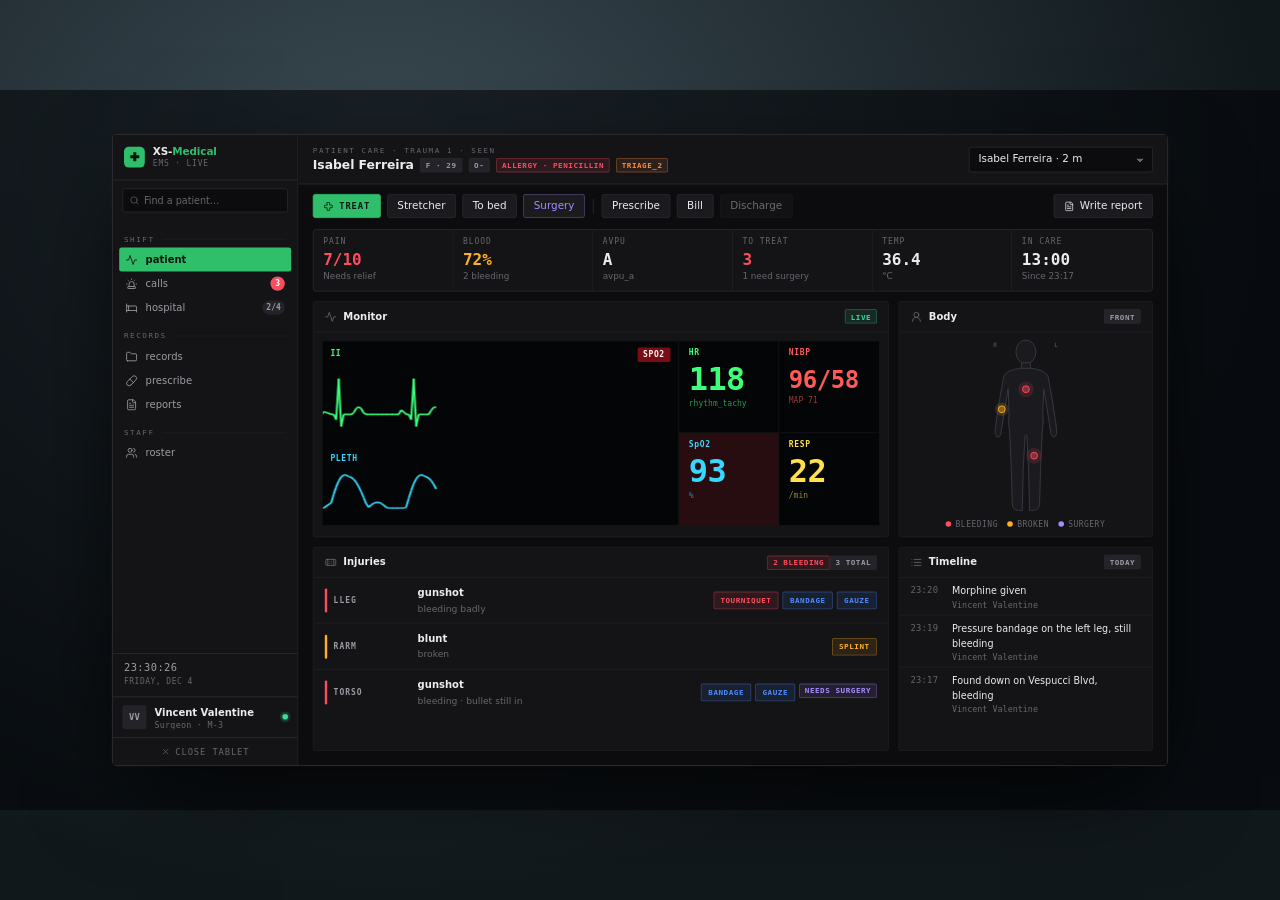
<file: html/index.html>
<!doctype html>
<html lang="en">
<head>
<meta charset="utf-8">
<title>XS-Medical</title>
<link rel="stylesheet" href="css/base.css">
<link rel="stylesheet" href="css/monitor.css">
<link rel="stylesheet" href="css/tablet.css">
<link rel="stylesheet" href="css/builder.css">
</head>
<body>
<div id="xsm-down" class="xsm-hidden"></div>
<div id="xsm-hud"></div>
<div id="xsm-self" class="xsm-hidden"></div>
<div id="xsm-menu" class="xsm-hidden"></div>
<div id="xsm-pharmacy" class="xsm-hidden"></div>
<div id="xsm-surgery" class="xsm-hidden"></div>
<div id="xsm-tablet" class="xsm-hidden"></div>
<div id="xsm-builder" class="xsm-hidden"></div>
<div id="xsm-toasts" class="xsm-stage"><div class="xsm-toastbox" id="xsm-toastbox"></div></div>
<script src="js/core.js"></script>
<script src="js/wave.js"></script>
<script src="js/figure.js"></script>
<script src="js/down.js"></script>
<script src="js/hud.js"></script>
<script src="js/self.js"></script>
<script src="js/menu.js"></script>
<script src="js/pharmacy.js"></script>
<script src="js/surgery.js"></script>
<script src="js/tablet.js"></script>
<script src="js/builder.js"></script>
<script src="js/mock.js"></script>
</body>
</html>
</file>
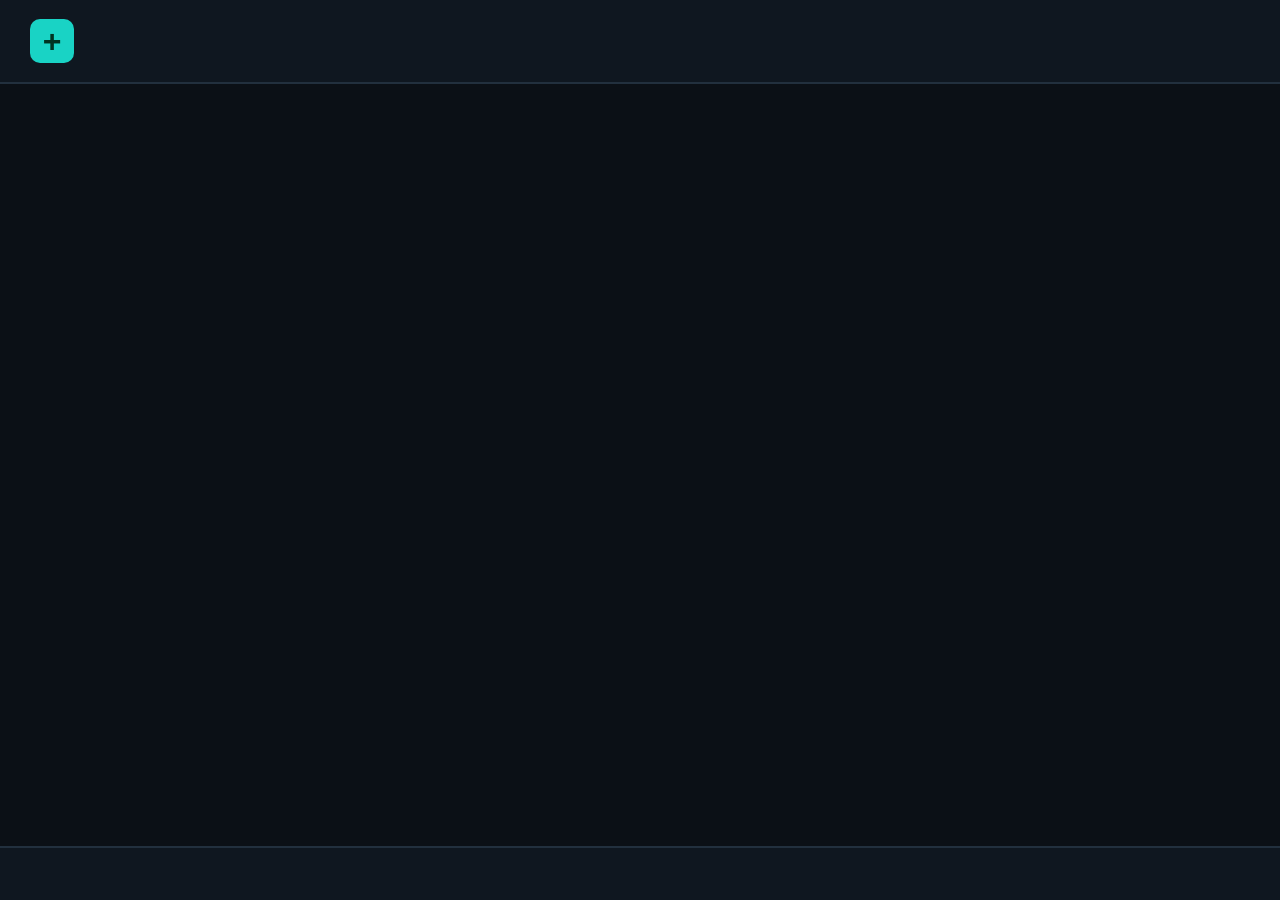
<file: html/dui/screen.html>
<!doctype html>
<html lang="en">
<head>
<meta charset="utf-8">
<title>XS-Medical Screen</title>
<style>
*{box-sizing:border-box;margin:0;padding:0}
html,body{width:100%;height:100%;overflow:hidden;background:#000}
body{font-family:'Segoe UI',system-ui,sans-serif;color:#e7eef6}
.hide{display:none!important}
.cond{font-family:Bahnschrift,'Arial Narrow',sans-serif}
.mono{font-family:Consolas,'Courier New',monospace}

#board{position:absolute;inset:0;background:#0b1016;display:grid;grid-template-rows:84px 1fr 54px}
.bd-head{display:flex;align-items:center;gap:18px;padding:0 30px;background:#0f1720;border-bottom:2px solid #22303e}
.bd-logo{width:44px;height:44px;border-radius:10px;background:#19d3c5;color:#032;display:grid;place-items:center;font:800 32px/1 Bahnschrift,sans-serif}
.bd-title{font:700 30px/1 Bahnschrift,sans-serif;letter-spacing:.08em;text-transform:uppercase}
.bd-sub{font:600 17px/1 Bahnschrift,sans-serif;letter-spacing:.2em;color:#8094aa;text-transform:uppercase}
.bd-clock{margin-left:auto;font:700 34px/1 Consolas,monospace}
.bd-table{display:grid;grid-template-columns:150px 1fr 260px 220px 110px;align-content:start}
.bd-th{padding:14px 20px;font:700 15px/1 Bahnschrift,sans-serif;letter-spacing:.2em;color:#55677b;text-transform:uppercase;border-bottom:1px solid #22303e}
.bd-td{height:72px;display:flex;align-items:center;padding:0 20px;border-bottom:1px solid #1b2733;font:600 28px/1 'Segoe UI',sans-serif;white-space:nowrap;overflow:hidden}
.bd-room{font:700 30px/1 Bahnschrift,sans-serif}
.bd-dim{font-size:21px;font-weight:500;color:#8094aa}
.bd-time{font:700 22px/1 Consolas,monospace;color:#8094aa}
.bd-tag{margin-left:12px;padding:4px 9px;border-radius:6px;background:rgba(255,59,78,.16);color:#ff8792;font:700 14px/1 Bahnschrift,sans-serif;letter-spacing:.1em;text-transform:uppercase}
.bd-pill{padding:8px 16px;border-radius:999px;font:700 17px/1 Bahnschrift,sans-serif;letter-spacing:.1em;text-transform:uppercase}
.bd-empty{grid-column:1/-1;display:grid;place-items:center;height:420px;color:#55677b;font:600 30px/1 Bahnschrift,sans-serif;letter-spacing:.14em;text-transform:uppercase}
.bd-foot{display:flex;gap:40px;align-items:center;padding:0 30px;border-top:2px solid #22303e;background:#0f1720;font:600 16px/1 Bahnschrift,sans-serif;letter-spacing:.18em;color:#8094aa;text-transform:uppercase}
.bd-foot b{color:#e7eef6;font-size:20px;margin-left:10px}
.bd-page{margin-left:auto}

#sign{position:absolute;inset:0;background:#0b1016;display:grid;grid-template-rows:56px auto 1fr 52px;overflow:hidden}
.sg-top{display:flex;align-items:center;gap:14px;padding:0 24px;background:#0f1720;border-bottom:2px solid #22303e}
.sg-logo{width:32px;height:32px;border-radius:8px;background:#19d3c5;color:#032;display:grid;place-items:center;font:800 24px/1 Bahnschrift,sans-serif}
.sg-place{flex:1;min-width:0;font:600 17px/1 Bahnschrift,sans-serif;letter-spacing:.2em;color:#8094aa;text-transform:uppercase;white-space:nowrap;overflow:hidden;text-overflow:ellipsis}
.sg-clock{font:700 24px/1 Consolas,monospace;color:#e7eef6}
.sg-mid{display:flex;align-items:center;justify-content:space-between;gap:16px;margin:0 28px;padding:22px 0 20px;border-bottom:1px solid #1b2733}
.sg-room{min-width:0;font:700 62px/1 Bahnschrift,sans-serif;letter-spacing:.04em;text-transform:uppercase;white-space:nowrap;overflow:hidden;text-overflow:ellipsis}
.sg-pill{display:inline-flex;align-items:center;gap:10px;padding:10px 18px;border-radius:999px;font:700 17px/1 Bahnschrift,sans-serif;letter-spacing:.12em;text-transform:uppercase;white-space:nowrap}
.sg-pill i{width:11px;height:11px;border-radius:50%;background:currentColor;box-shadow:0 0 12px currentColor}
.sg-who{display:grid;grid-template-columns:1.45fr 1fr;gap:22px;align-content:center;padding:0 28px;min-width:0}
.sg-col{min-width:0}
.sg-col small{display:block;font:600 13px/1 Bahnschrift,sans-serif;letter-spacing:.28em;color:#55677b;text-transform:uppercase}
.sg-name{margin-top:9px;font:700 36px/1.1 'Segoe UI',sans-serif;white-space:nowrap;overflow:hidden;text-overflow:ellipsis}
.sg-name.sg-free{color:#33c26b;font-weight:600}
.sg-line{margin-top:11px;font:600 25px/1.2 'Segoe UI',sans-serif;color:#c8d4e0;white-space:nowrap;overflow:hidden;text-overflow:ellipsis}
.sg-line.sg-none{color:#55677b}
.sg-foot{position:relative;display:flex;align-items:center;gap:16px;padding:0 24px 0 32px;background:#0f1720;border-top:2px solid #22303e;font:600 16px/1 Bahnschrift,sans-serif;letter-spacing:.16em;color:#8094aa;text-transform:uppercase}
.sg-foot::before{content:'';position:absolute;left:0;top:0;bottom:0;width:10px;background:var(--tri,#22303e)}
.sg-foot b{color:var(--tri,#e7eef6)}
.sg-foot .sg-tag{padding:5px 10px;border-radius:6px;background:rgba(255,59,78,.16);color:#ff8792;font-size:14px}
.sg-foot .sg-end{margin-left:auto;font:700 20px/1 Consolas,monospace;letter-spacing:0;color:#e7eef6}
.sg-foot .sg-endl{margin-right:8px;font:600 14px/1 Bahnschrift,sans-serif;letter-spacing:.16em;color:#55677b}

#monitor{position:absolute;inset:0;background:#000;display:grid;grid-template-rows:56px 1fr;color:#e8f2ec}
.mn-head{display:flex;align-items:center;gap:18px;padding:0 24px;border-bottom:2px solid #13201a;font:700 22px/1 Consolas,monospace}
.mn-bed{color:#3dff7a}
.mn-name{color:#e8f2ec}
.mn-clock{margin-left:auto;color:#7f9c8c}
.mn-alarm{padding:6px 12px;border-radius:5px;background:#7a0c14;color:#fff;font:700 18px/1 Consolas,monospace;letter-spacing:.06em}
.mn-blink{animation:mnblink 1s steps(1) infinite}
@keyframes mnblink{50%{opacity:.25}}
.mn-body{display:grid;grid-template-columns:1fr 230px}
.mn-waves{position:relative;border-right:2px solid #13201a}
.mn-waves canvas{position:absolute;left:0;width:100%}
.mn-lbl{position:absolute;left:14px;font:700 16px/1 Consolas,monospace}
.mn-side{display:grid;grid-template-rows:repeat(4,1fr)}
.mn-num{padding:8px 18px;border-bottom:2px solid #13201a;overflow:hidden}
.mn-num small{display:block;font:700 16px/1 Consolas,monospace}
.mn-num b{display:block;margin-top:4px;font:700 50px/1 Consolas,monospace}
.mn-num em{font-style:normal;font:400 14px/1 Consolas,monospace;color:#6f8c7c}
.c-hr{color:#3dff7a}.c-bp{color:#ff4b4b}.c-sp{color:#36d8ff}.c-rr{color:#ffe14a}
.mn-empty{position:absolute;inset:0;display:grid;place-items:center;color:#3a5546;font:700 30px/1 Consolas,monospace;letter-spacing:.12em}
</style>
</head>
<body>
<div id="board" class="hide">
  <div class="bd-head"><div class="bd-logo">+</div><div><div class="bd-title" id="bdTitle"></div><div class="bd-sub" id="bdSub"></div></div><div class="bd-clock" id="bdClock"></div></div>
  <div class="bd-table" id="bdTable"></div>
  <div class="bd-foot" id="bdFoot"></div>
</div>

<div id="sign" class="hide">
  <div class="sg-top"><div class="sg-logo">+</div><div class="sg-place" id="sgPlace"></div><div class="sg-clock" id="sgClock"></div></div>
  <div class="sg-mid"><span class="sg-room" id="sgRoom"></span><span class="sg-pill" id="sgPill"></span></div>
  <div class="sg-who"><div class="sg-col"><small id="sgWhoLbl"></small><div class="sg-name" id="sgName"></div></div><div class="sg-col" id="sgMedCol"><small id="sgMedLbl"></small><div class="sg-line" id="sgLine"></div></div></div>
  <div class="sg-foot" id="sgFoot"></div>
</div>

<div id="monitor" class="hide">
  <div class="mn-head"><span class="mn-bed" id="mnBed"></span><span class="mn-name" id="mnName"></span><span id="mnAlarm"></span><span class="mn-clock" id="mnClock"></span></div>
  <div class="mn-body">
    <div class="mn-waves" id="mnWaves">
      <span class="mn-lbl c-hr" style="top:14px">II</span>
      <canvas id="ecg" width="560" height="170" style="top:30px;height:170px"></canvas>
      <span class="mn-lbl c-sp" style="top:214px">PLETH</span>
      <canvas id="pleth" width="560" height="150" style="top:232px;height:150px"></canvas>
      <div class="mn-empty hide" id="mnEmpty"></div>
    </div>
    <div class="mn-side">
      <div class="mn-num c-hr"><small>HR</small><b id="nHr">--</b><em id="nRhythm"></em></div>
      <div class="mn-num c-bp"><small>NIBP</small><b id="nBp" style="font-size:40px">--/--</b><em>mmHg</em></div>
      <div class="mn-num c-sp"><small>SpO2</small><b id="nSp">--</b><em>%</em></div>
      <div class="mn-num c-rr"><small>RESP</small><b id="nRr">--</b><em>/min</em></div>
    </div>
  </div>
</div>

<script>
(function () {
    var kind = (new URLSearchParams(location.search).get('kind')) || 'board';
    var STATUS = { waiting: '#4aa3ff', seen: '#ffb020', surgery: '#ff5b6b', recovering: '#33c26b', ready: '#19d3c5', incoming: '#b18cff', field: '#8094aa' };
    var ACUITY = { 1: '#ff3b4e', 2: '#ff8a1f', 3: '#ffd22e', 4: '#33c26b', 5: '#4aa3ff' };
    var labels = {};
    var page = 0, pageAt = Date.now(), last = null;

    function L(key, fallback) { return labels['screen_' + key] || fallback || key; }
    function el(tag, cls, text) { var e = document.createElement(tag); if (cls) e.className = cls; if (text != null) e.textContent = text; return e; }
    function rgba(hex, a) { var n = parseInt(hex.slice(1), 16); return 'rgba(' + (n >> 16 & 255) + ',' + (n >> 8 & 255) + ',' + (n & 255) + ',' + a + ')'; }
    function since(ts) {
        if (!ts) return '';
        var s = Math.max(0, Math.floor(Date.now() / 1000 - ts));
        var h = Math.floor(s / 3600), m = Math.floor(s % 3600 / 60);
        return h + ':' + (m < 10 ? '0' : '') + m;
    }

    function renderBoard(d) {
        document.getElementById('bdTitle').textContent = d.title || '';
        document.getElementById('bdSub').textContent = L('subtitle', 'Patients');
        document.getElementById('bdClock').textContent = d.clock || '';
        var table = document.getElementById('bdTable');
        table.textContent = '';
        ['room', 'patient', 'status', 'medic', 'time'].forEach(function (k) { table.appendChild(el('div', 'bd-th', L('col_' + k, k))); });
        var rows = Array.isArray(d.rows) ? d.rows : [];
        var per = 8, pages = Math.max(1, Math.ceil(rows.length / per));
        if (Date.now() - pageAt > 8000) { page = (page + 1) % pages; pageAt = Date.now(); }
        if (page >= pages) page = 0;
        var slice = rows.slice(page * per, page * per + per);
        if (!slice.length) table.appendChild(el('div', 'bd-empty', L('empty', 'No patients')));
        slice.forEach(function (r) {
            var room = el('div', 'bd-td bd-room', r.room || '—');
            room.style.boxShadow = 'inset 8px 0 0 ' + (ACUITY[r.acuity] || ACUITY[5]);
            table.appendChild(room);
            var name = el('div', 'bd-td', r.name || '');
            if (!r.identified) name.appendChild(el('span', 'bd-tag', L('no_id', 'No ID')));
            table.appendChild(name);
            var cell = el('div', 'bd-td');
            var pill = el('span', 'bd-pill', L('status_' + r.status, r.status));
            var colour = STATUS[r.status] || '#8094aa';
            pill.style.background = rgba(colour, 0.18);
            pill.style.color = colour;
            cell.appendChild(pill);
            table.appendChild(cell);
            table.appendChild(el('div', 'bd-td bd-dim', r.medic || '—'));
            table.appendChild(el('div', 'bd-td bd-time', since(r.since)));
        });
        var waiting = rows.filter(function (r) { return r.status === 'waiting'; }).length;
        var foot = document.getElementById('bdFoot');
        foot.textContent = '';
        var a = el('span', null, L('medics', 'Medics on duty')); a.appendChild(el('b', null, String(d.medics || 0))); foot.appendChild(a);
        var b = el('span', null, L('patients', 'Patients')); b.appendChild(el('b', null, String(rows.length))); foot.appendChild(b);
        var c = el('span', null, L('waiting', 'Waiting')); c.appendChild(el('b', null, String(waiting))); foot.appendChild(c);
        if (pages > 1) foot.appendChild(el('span', 'bd-page', (page + 1) + ' / ' + pages));
    }

    function renderSign(d) {
        var row = d.row || null;
        document.getElementById('sgPlace').textContent = d.place || '';
        document.getElementById('sgClock').textContent = d.clock || '';
        document.getElementById('sgRoom').textContent = d.room || '';
        document.getElementById('sgWhoLbl').textContent = row ? L('col_patient', 'Patient') : L('col_status', 'Status');
        document.getElementById('sgMedLbl').textContent = L('col_medic', 'Medic');
        document.getElementById('sgMedCol').classList.toggle('hide', !row);
        var pill = document.getElementById('sgPill');
        var colour = row ? (STATUS[row.status] || '#8094aa') : '#33c26b';
        pill.textContent = '';
        pill.appendChild(el('i'));
        pill.appendChild(document.createTextNode(row ? L('status_' + row.status, row.status) : L('available', 'Available')));
        pill.style.background = rgba(colour, 0.16);
        pill.style.color = colour;
        var name = document.getElementById('sgName'), line = document.getElementById('sgLine'), foot = document.getElementById('sgFoot');
        foot.textContent = '';
        if (row) {
            name.textContent = row.name || '';
            name.className = 'sg-name';
            line.textContent = row.medic || L('no_medic', 'Waiting for a medic');
            line.className = row.medic ? 'sg-line' : 'sg-line sg-none';
            var tri = ACUITY[row.acuity] || ACUITY[5];
            foot.style.setProperty('--tri', tri);
            var level = el('b', null, L('triage_' + (row.acuity || 5), ''));
            foot.appendChild(level);
            if (!row.identified) foot.appendChild(el('span', 'sg-tag', L('no_id', 'No ID')));
            var end = el('span', 'sg-end', since(row.since));
            end.insertBefore(el('small', 'sg-endl', L('in_room', 'In room')), end.firstChild);
            foot.appendChild(end);
        } else {
            name.textContent = L('free_line', 'Ready for a patient');
            name.className = 'sg-name sg-free';
            line.textContent = '';
            foot.style.setProperty('--tri', '#33c26b');
            foot.appendChild(el('span', null, L('free', 'Free')));
        }
    }

    var vit = null;
    function renderMonitor(d) {
        vit = d.vitals || null;
        document.getElementById('mnBed').textContent = d.label || '';
        document.getElementById('mnName').textContent = d.name || '';
        document.getElementById('mnClock').textContent = d.clock || '';
        var empty = document.getElementById('mnEmpty');
        var alarm = document.getElementById('mnAlarm');
        alarm.textContent = '';
        alarm.className = '';
        if (!vit) {
            empty.textContent = L('no_patient', 'NO PATIENT');
            empty.classList.remove('hide');
            ['nHr', 'nSp', 'nRr'].forEach(function (id) { document.getElementById(id).textContent = '--'; });
            document.getElementById('nBp').textContent = '--/--';
            document.getElementById('nRhythm').textContent = '';
            return;
        }
        empty.classList.add('hide');
        var dead = vit.status === 'arrest' || vit.status === 'dead';
        document.getElementById('nHr').textContent = dead ? '0' : String(vit.hr);
        document.getElementById('nBp').textContent = dead ? '--/--' : vit.sys + '/' + vit.dia;
        document.getElementById('nSp').textContent = dead ? '--' : String(vit.spo2);
        document.getElementById('nRr').textContent = dead ? '0' : String(vit.resp);
        document.getElementById('nRhythm').textContent = L('rhythm_' + vit.rhythm, vit.rhythm || '');
        var alarms = Array.isArray(vit.alarms) ? vit.alarms : [];
        if (alarms.length) {
            alarm.textContent = '⚠ ' + L('alarm_' + alarms[0], alarms[0]);
            alarm.className = 'mn-alarm' + (dead ? ' mn-blink' : '');
        }
    }

    var ecg = document.getElementById('ecg').getContext('2d');
    var pleth = document.getElementById('pleth').getContext('2d');
    var x = 0, lastY = null, lastP = null, beat = 0, prev = performance.now();
    function ecgAt(phase, rhythm) {
        if (rhythm === 'asystole') return 0;
        if (rhythm === 'vf') return Math.sin(phase * 31) * 18 + Math.sin(phase * 13.7) * 12;
        if (phase < 0.08) return Math.sin(phase / 0.08 * Math.PI) * 8;
        if (phase < 0.16) return 0;
        if (phase < 0.19) return -10;
        if (phase < 0.22) return 62;
        if (phase < 0.25) return -22;
        if (phase < 0.4) return 0;
        if (phase < 0.55) return Math.sin((phase - 0.4) / 0.15 * Math.PI) * 14;
        return 0;
    }
    function frame(now) {
        var dt = Math.min(0.1, (now - prev) / 1000);
        prev = now;
        if (kind === 'monitor') {
            var hr = vit && vit.status !== 'arrest' && vit.status !== 'dead' ? Math.max(20, vit.hr || 70) : 0;
            var rhythm = !vit ? 'asystole' : (vit.status === 'arrest' ? (vit.rhythm === 'vf' ? 'vf' : 'asystole') : (vit.status === 'dead' ? 'asystole' : 'sinus'));
            beat += hr > 0 ? dt * hr / 60 : dt * 3;
            var phase = beat % 1;
            var speed = 140 * dt;
            var nx = x + speed;
            var ew = ecg.canvas.width, eh = ecg.canvas.height;
            var y = eh * 0.62 - ecgAt(phase, vit ? rhythm : 'asystole');
            ecg.clearRect(nx, 0, 18, eh);
            pleth.clearRect(nx, 0, 18, pleth.canvas.height);
            if (lastY !== null && nx > x) {
                ecg.strokeStyle = '#3dff7a'; ecg.lineWidth = 3;
                ecg.beginPath(); ecg.moveTo(x, lastY); ecg.lineTo(nx, y); ecg.stroke();
                var py = pleth.canvas.height * 0.62 - (vit && hr > 0 ? Math.max(0, Math.sin(phase * Math.PI * 2 - 0.6)) * 44 + Math.max(0, Math.sin(phase * Math.PI * 4 - 1.2)) * 8 : 0);
                if (lastP !== null) { pleth.strokeStyle = '#36d8ff'; pleth.lineWidth = 3; pleth.beginPath(); pleth.moveTo(x, lastP); pleth.lineTo(nx, py); pleth.stroke(); }
                lastP = py;
            }
            lastY = y;
            x = nx;
            if (x > ew) { x = 0; lastY = null; lastP = null; }
        }
        requestAnimationFrame(frame);
    }

    function render(d) {
        if (!d || typeof d !== 'object') return;
        if (d.blank) {
            last = null;
            if (d.kind === 'board') renderBoard({ title: '', rows: [], clock: '', medics: 0 });
            else if (d.kind === 'sign') { ['sgPlace', 'sgClock', 'sgWhoLbl', 'sgMedLbl', 'sgRoom', 'sgPill', 'sgName', 'sgLine', 'sgFoot'].forEach(function (id) { document.getElementById(id).textContent = ''; }); document.getElementById('sgPill').style.background = 'none'; }
            else renderMonitor({ label: '', vitals: null });
            return;
        }
        if (d.labels) labels = d.labels;
        last = d;
        if (d.kind === 'board') renderBoard(d);
        else if (d.kind === 'sign') renderSign(d);
        else if (d.kind === 'monitor') renderMonitor(d);
    }

    window.addEventListener('message', function (event) {
        var data = event.data;
        if (typeof data === 'string') { try { data = JSON.parse(data); } catch (e) { return; } }
        render(data);
    });

    document.getElementById(kind === 'sign' ? 'sign' : (kind === 'monitor' ? 'monitor' : 'board')).classList.remove('hide');
    setInterval(function () { if (last && last.kind === 'board') renderBoard(last); if (last && last.kind === 'sign') renderSign(last); }, 1000);
    requestAnimationFrame(frame);
    window.XSScreen = { render: render };
})();
</script>
</body>
</html>
</file>
<file: html/css/base.css>
:root{
  --m-bg:#000; --m-panel:#050807; --m-panel2:#08100d; --m-line:#13201a; --m-line2:#1c2a23;
  --m-ink:#e8f2ec; --m-dim:#7f9c8c; --m-faint:#4d6b5d;
  --m-ecg:#3dff7a; --m-spo2:#36d8ff; --m-bp:#ff4b4b; --m-resp:#ffe14a; --m-alarm:#ff3b3b; --m-surg:#ff9ef0; --m-amber:#ffb020;
  --m-mono:Consolas,'Cascadia Mono','Courier New',monospace; --m-cond:Bahnschrift,'Arial Narrow',sans-serif; --m-sans:'Segoe UI',system-ui,sans-serif;
  --x-base:#0c0c0e; --x-surface:#141417; --x-raised:#1b1b1f; --x-raised2:#232329; --x-line:#2a2a31; --x-soft:#1f1f24; --x-line2:#38383f;
  --x-text:#ececed; --x-dim:#9b9ba3; --x-faint:#66666e;
  --x-red:#ff4d5e; --x-yellow:#ffb020; --x-green:#3ddc97; --x-blue:#4d8dff; --x-orange:#ff8a3d; --x-purple:#a88bff;
  --x-accent:#2fbf6b; --x-ink:#04150d;
  --x-font:'Inter',system-ui,-apple-system,'Segoe UI',sans-serif; --x-mono:'JetBrains Mono','SF Mono',ui-monospace,Consolas,monospace;
}
*{box-sizing:border-box;margin:0;padding:0}
html,body{width:100%;height:100%;overflow:hidden;background:transparent;color:var(--m-ink);font:14px/1.4 var(--m-mono);user-select:none}
button,input,select,textarea{font:inherit;color:inherit}
.xsm-hidden{display:none!important}
.xsm-stage{position:absolute;left:50%;top:50%;width:1600px;height:900px;transform:translate(-50%,-50%) scale(var(--xsm-s,1));transform-origin:center center;pointer-events:none}
.xsm-stage > *{pointer-events:auto}
.xsm-key{display:inline-flex;align-items:center;gap:8px;padding:9px 14px;border:1px solid #23332c;border-radius:6px;background:#08100d;color:var(--m-ink);font:700 13px/1 var(--m-mono);letter-spacing:.06em;text-transform:uppercase;cursor:pointer;white-space:nowrap}
.xsm-key:hover{border-color:#3d5a4b;background:#0c1712}
.xsm-key small{color:var(--m-dim);font-weight:400}
.xsm-key.k-go{border-color:var(--m-ecg);color:var(--m-ecg)}
.xsm-key.k-warn{border-color:var(--m-bp);color:var(--m-bp)}
.xsm-key.k-blue{border-color:var(--m-spo2);color:var(--m-spo2)}
.xsm-key.k-surg{border-color:var(--m-surg);color:var(--m-surg)}
.xsm-key[disabled]{opacity:.35;cursor:not-allowed}
.xsm-chip{display:inline-block;padding:3px 8px;border-radius:4px;font:700 11px/1.2 var(--m-mono);letter-spacing:.05em;text-transform:uppercase}
.c-red{background:#3a0b0e;color:#ff6b6b}.c-amber{background:#2f2207;color:#ffc24a}.c-green{background:#0a2a14;color:#3dff7a}
.c-blue{background:#07202b;color:#36d8ff}.c-pink{background:#2a0c26;color:#ff9ef0}.c-dim{background:#0e1713;color:#7f9c8c}.c-yellow{background:#2b2805;color:#ffe14a}
.xsm-input{width:100%;padding:9px 11px;border:1px solid #1f3029;border-radius:6px;background:#050a08;color:var(--m-ink);font:13px/1.3 var(--m-mono);outline:none}
.xsm-input:focus{border-color:var(--m-ecg)}
textarea.xsm-input{resize:none;line-height:1.45}
.xsm-label{display:block;margin-bottom:5px;color:var(--m-dim);font:700 11px/1 var(--m-mono);letter-spacing:.12em;text-transform:uppercase}
.xsm-scroll{overflow:auto;scrollbar-width:thin;scrollbar-color:#1e3a2c transparent}
.xsm-scroll::-webkit-scrollbar{width:6px}.xsm-scroll::-webkit-scrollbar-thumb{background:#1e3a2c;border-radius:3px}
.xsm-empty{padding:26px;text-align:center;color:var(--m-faint);font:700 12px/1.5 var(--m-mono);letter-spacing:.14em;text-transform:uppercase}
.xsm-blink{animation:xsmBlink 1s steps(1) infinite}
@keyframes xsmBlink{50%{opacity:.25}}
.xsm-toastbox{position:absolute;left:50%;bottom:120px;transform:translateX(-50%);display:flex;flex-direction:column;gap:8px;align-items:center;pointer-events:none}
.xsm-toast{padding:10px 16px 10px 15px;border:1px solid var(--x-line2);border-left:3px solid var(--x-dim);border-radius:4px;background:rgba(20,20,23,.97);box-shadow:0 18px 44px -14px rgba(0,0,0,.85);color:var(--x-text);font:500 13px/1.35 var(--x-font)}
.xsm-toast.t-err{border-left-color:var(--x-red)}.xsm-toast.t-ok{border-left-color:var(--x-accent)}
</file>
<file: html/css/monitor.css>
/* down screen */
.dn-dim{position:absolute;inset:0;background:radial-gradient(ellipse at center,rgba(0,0,0,.15),rgba(0,0,0,.82) 75%);pointer-events:none}
.dn-title{position:absolute;left:120px;top:206px;font:700 50px/1 var(--m-mono);letter-spacing:.06em;color:var(--m-alarm)}
.dn-title.t-calm{color:var(--m-resp)}
.dn-sub{display:block;margin-top:12px;font:400 17px/1.4 var(--m-mono);letter-spacing:.03em;color:#9db8a9}
.dn-strip{position:absolute;left:0;right:0;top:330px;height:170px;background:rgba(2,4,3,.9);border-top:1px solid var(--m-line);border-bottom:1px solid var(--m-line)}
.dn-strip canvas{position:absolute;left:0;top:0;width:1250px;height:170px}
.dn-hr{position:absolute;right:120px;top:345px;text-align:right;color:var(--m-ecg)}
.dn-hr small{display:block;font:700 13px/1 var(--m-mono);letter-spacing:.1em}
.dn-hr b{display:block;font:700 92px/1 var(--m-mono)}
.dn-hr em{display:block;margin-top:2px;font:400 13px/1 var(--m-mono);color:var(--m-dim);font-style:normal}
.dn-hr.h-dead{color:var(--m-alarm)}
.dn-info{position:absolute;left:120px;top:540px;display:flex;gap:14px}
.dn-chip{padding:12px 16px;border:1px solid #1f2d27;border-radius:8px;background:rgba(2,4,3,.92);font:400 14px/1.4 var(--m-mono)}
.dn-chip small{display:block;color:var(--m-dim);font-size:11px;letter-spacing:.1em}
.dn-chip b{display:block;margin-top:4px;font-size:22px}
.dn-chip.c-alarm b{color:var(--m-alarm)}
.dn-chip.c-ok b{color:var(--m-ecg)}
.dn-keys{position:absolute;left:120px;bottom:90px;display:flex;gap:12px;align-items:center}
.dn-hold{position:relative;overflow:hidden}
.dn-hold i{position:absolute;left:0;top:0;bottom:0;background:rgba(255,75,75,.25);width:0}
.dn-note{position:absolute;left:120px;bottom:60px;font:400 13px/1 var(--m-mono);color:var(--m-dim)}

/* hud strip, bed banner, call alerts */
.hd-strip{position:absolute;right:28px;bottom:190px;display:flex;align-items:stretch;border:1px solid var(--x-line2);border-left:3px solid var(--x-line2);border-radius:4px;background:rgba(20,20,23,.95);box-shadow:0 16px 40px -14px rgba(0,0,0,.8);overflow:hidden;color:var(--x-text);font-family:var(--x-font)}
.hd-strip.s-y{border-left-color:var(--x-yellow)}.hd-strip.s-r{border-left-color:var(--x-red)}
.hd-cell{min-width:62px;padding:7px 12px 8px;border-right:1px solid var(--x-soft)}
.hd-cell:last-child{border-right:0}
.hd-cell small{display:block;font:600 9px/1 var(--x-mono);letter-spacing:.14em;text-transform:uppercase;color:var(--x-faint)}
.hd-cell b{display:block;margin-top:4px;font:600 18px/1 var(--x-mono);font-variant-numeric:tabular-nums}
.hd-cell b.y{color:var(--x-yellow)}.hd-cell b.r{color:var(--x-red)}
.hd-bleed{display:flex;align-items:center;gap:7px;padding:0 13px;background:color-mix(in srgb,var(--x-red) 13%,transparent);color:var(--x-red);font:600 10px/1 var(--x-mono);letter-spacing:.14em;text-transform:uppercase}
.hd-bleed i{width:7px;height:7px;border-radius:50%;background:var(--x-red);box-shadow:0 0 0 3px color-mix(in srgb,var(--x-red) 22%,transparent);animation:xsmBlink 1s steps(1) infinite}
.al-i{width:13px;height:13px;flex:none;fill:none;stroke:currentColor;stroke-width:1.8;stroke-linecap:round;stroke-linejoin:round}
.bd-box{position:absolute;left:50%;top:38px;transform:translateX(-50%);display:flex;align-items:center;gap:13px;min-width:400px;padding:11px 16px 12px 13px;border:1px solid var(--x-line2);border-radius:4px;background:rgba(20,20,23,.96);box-shadow:0 18px 48px -16px rgba(0,0,0,.85);overflow:hidden;color:var(--x-text);font-family:var(--x-font)}
.bd-ic{width:30px;height:30px;flex:none;display:grid;place-items:center;border-radius:4px;background:color-mix(in srgb,var(--x-accent) 16%,transparent);color:var(--x-accent)}
.bd-ic .al-i{width:16px;height:16px}
.bd-txt{flex:1;min-width:0}
.bd-txt small{display:block;font:600 9.5px/1.3 var(--x-mono);letter-spacing:.18em;text-transform:uppercase;color:var(--x-faint)}
.bd-txt b{display:block;margin-top:2px;font-size:15px;font-weight:600}
.bd-txt span{display:block;margin-top:2px;font-size:12px;color:var(--x-dim)}
.bd-time{font:600 20px/1 var(--x-mono);font-variant-numeric:tabular-nums;color:var(--x-text)}
.bd-key{display:flex;align-items:center;gap:7px;font:500 10px/1 var(--x-mono);letter-spacing:.12em;text-transform:uppercase;color:var(--x-dim)}
.bd-prog{position:absolute;left:0;bottom:0;height:2px;background:var(--x-accent);transition:width .9s linear}
.al-stack{position:absolute;right:42px;top:104px;display:flex;flex-direction:column;gap:10px;width:404px;color:var(--x-text);font-family:var(--x-font)}
.al-card{position:relative;display:grid;grid-template-columns:62px minmax(0,1fr);border:1px solid var(--x-line2);border-radius:4px;background:rgba(20,20,23,.97);box-shadow:0 24px 60px -16px rgba(0,0,0,.85);overflow:hidden;animation:alIn .24s ease}
.al-card::before{content:'';position:absolute;left:0;top:0;bottom:0;width:3px;background:var(--q)}
.al-card.al-out{opacity:0;transform:translateX(18px);transition:opacity .2s,transform .2s}
.al-card.al-ok{--q:var(--x-accent)}
.al-card.al-ok .al-live{color:var(--x-accent)}
.al-pri{display:flex;flex-direction:column;align-items:center;justify-content:center;padding-left:3px;border-right:1px solid var(--x-soft);color:var(--q)}
.al-pri small{font:600 10px/1 var(--x-mono);letter-spacing:.12em;opacity:.8}
.al-pri b{margin-top:2px;font:600 34px/1 var(--x-mono)}
.al-pri .al-i{width:20px;height:20px}
.al-body{min-width:0;padding:11px 14px 12px}
.al-top{display:flex;justify-content:space-between;gap:10px;font:9.5px/1.4 var(--x-mono);letter-spacing:.18em;text-transform:uppercase;color:var(--x-faint)}
.al-live{color:var(--q);white-space:nowrap;overflow:hidden;text-overflow:ellipsis}
.al-title{margin-top:4px;font-size:15.5px;font-weight:600;letter-spacing:-.005em}
.al-page .al-title{font-size:14px}
.al-loc{display:flex;align-items:center;gap:6px;margin-top:3px;font-size:12px;color:var(--x-dim)}
.al-loc .al-i{width:12px;height:12px;color:var(--x-faint)}
.al-text{margin-top:6px;font-size:12px;line-height:1.4;color:var(--x-dim)}
.al-tags{display:flex;flex-wrap:wrap;gap:5px;margin-top:9px}
.al-tag{display:inline-flex;align-items:center;height:18px;padding:0 6px;border:1px solid var(--x-line);border-radius:2px;background:var(--x-raised2);color:var(--x-dim);font:600 9.5px/1 var(--x-mono);letter-spacing:.07em;text-transform:uppercase;white-space:nowrap}
.al-tag.g-red{color:var(--x-red);border-color:color-mix(in srgb,var(--x-red) 34%,transparent);background:color-mix(in srgb,var(--x-red) 11%,transparent)}
.al-keys{grid-column:1/-1;display:flex;align-items:center;gap:8px;padding:8px 14px 9px 76px;border-top:1px solid var(--x-soft);background:rgba(12,12,14,.7);font:500 10px/1 var(--x-mono);letter-spacing:.12em;text-transform:uppercase;color:var(--x-faint)}
.al-kbd{display:inline-block;margin-left:6px;padding:2px 6px;border:1px solid var(--x-line2);border-radius:4px;background:var(--x-raised2);color:var(--x-text);font:600 10px/1.2 var(--x-mono);letter-spacing:0}
.al-keys .al-kbd:first-child{margin-left:0}
.al-age{margin-left:auto;font-variant-numeric:tabular-nums}
.al-timer{position:absolute;left:0;bottom:0;height:2px;width:100%;background:var(--q);opacity:.7;transform-origin:left;animation:alTimer linear forwards}
.al-ok .al-timer{display:none}
@keyframes alIn{from{opacity:0;transform:translateX(18px)}to{opacity:1;transform:none}}
@keyframes alTimer{from{transform:scaleX(1)}to{transform:scaleX(0)}}

/* menu */
.mu-box{position:absolute;left:50%;top:50%;transform:translate(-50%,-50%);width:560px;max-height:640px;display:flex;flex-direction:column;border:1px solid var(--m-line2);border-radius:10px;background:var(--m-panel);box-shadow:0 30px 80px -20px #000}
.mu-head{padding:16px 20px;border-bottom:1px solid var(--m-line)}
.mu-head b{display:block;color:var(--m-ecg);font:700 17px/1.2 var(--m-mono);letter-spacing:.08em;text-transform:uppercase}
.mu-head span{display:block;margin-top:4px;color:var(--m-dim);font:400 12px/1.3 var(--m-mono)}
.mu-note{padding:12px 20px;border-bottom:1px solid var(--m-line);color:#b8cfc2;font:400 13px/1.45 var(--m-mono)}
.mu-list{flex:1;padding:8px}
.mu-row{display:flex;align-items:center;gap:12px;padding:12px 14px;border:1px solid transparent;border-radius:6px;cursor:pointer}
.mu-row:hover{border-color:#24402f;background:#0a1510}
.mu-row b{flex:1;font:700 14px/1.2 var(--m-mono)}
.mu-row span{color:var(--m-dim);font:400 12px/1 var(--m-mono)}
.mu-qty{display:flex;align-items:center;gap:6px}
.mu-qty button{width:26px;height:26px;border:1px solid #23332c;border-radius:5px;background:#08100d;cursor:pointer}
.mu-qty em{min-width:24px;text-align:center;font-style:normal}
.mu-foot{display:flex;justify-content:space-between;padding:12px 20px;border-top:1px solid var(--m-line);color:var(--m-faint);font:400 12px/1 var(--m-mono)}

/* self panel */
.sf-box{position:absolute;left:50%;top:50%;transform:translate(-50%,-50%);width:980px;height:600px;display:grid;grid-template-rows:56px 1fr 60px;border:1px solid var(--m-line2);border-radius:12px;background:var(--m-panel);box-shadow:0 30px 80px -20px #000}
.sf-head{display:flex;align-items:center;gap:16px;padding:0 20px;border-bottom:1px solid var(--m-line)}
.sf-head b{color:var(--m-ecg);font:700 16px/1 var(--m-mono);letter-spacing:.08em;text-transform:uppercase}
.sf-head span{color:var(--m-dim)}
.sf-body{display:grid;grid-template-columns:260px 1fr 220px;min-height:0}
.sf-fig{padding:16px;border-right:1px solid var(--m-line)}
.sf-list{padding:14px;border-right:1px solid var(--m-line)}
.sf-vit{display:grid;grid-template-rows:repeat(4,1fr)}
.sf-foot{display:flex;align-items:center;gap:10px;padding:0 18px;border-top:1px solid var(--m-line)}
.vt-cell{padding:12px 16px;border-bottom:1px solid var(--m-line)}
.vt-cell small{display:block;font:700 12px/1 var(--m-mono);letter-spacing:.08em}
.vt-cell b{display:block;margin-top:4px;font:700 40px/1 var(--m-mono)}
.vt-cell em{font-style:normal;font:400 11px/1 var(--m-mono);color:var(--m-faint)}
.ij-row{display:grid;grid-template-columns:100px 1fr auto;gap:12px;align-items:center;padding:11px 12px;border:1px solid var(--m-line2);border-radius:6px;margin-bottom:8px;background:#030605}
.ij-row b{font:700 12px/1.2 var(--m-mono);letter-spacing:.06em;text-transform:uppercase}
.ij-row span{color:#c9dccf;font:400 13px/1.3 var(--m-mono)}
.ij-acts{display:flex;gap:6px;flex-wrap:wrap;justify-content:flex-end}
.ij-acts .xsm-key{padding:6px 9px;font-size:11px}
.fig-svg{width:100%;height:100%}

/* pharmacy */
.ph-box{position:absolute;left:50%;top:50%;transform:translate(-50%,-50%);width:1060px;height:640px;display:grid;grid-template-rows:60px 74px 1fr 52px;border:1px solid var(--m-line2);border-radius:12px;background:var(--m-panel);box-shadow:0 30px 80px -20px #000}
.ph-head{display:flex;align-items:center;gap:14px;padding:0 22px;border-bottom:1px solid var(--m-line)}
.ph-head b{color:var(--m-ecg);font:700 17px/1 var(--m-mono);letter-spacing:.1em;text-transform:uppercase}
.ph-head span{color:var(--m-dim)}
.ph-head .ph-money{margin-left:auto;color:var(--m-ink)}
.ph-who{display:flex;gap:28px;align-items:center;padding:0 22px;border-bottom:1px solid var(--m-line)}
.ph-who div small{display:block;color:var(--m-dim);font:700 10px/1 var(--m-mono);letter-spacing:.14em;text-transform:uppercase}
.ph-who div b{display:block;margin-top:5px;font:700 16px/1 var(--m-mono)}
.ph-who .ph-allergy b{color:var(--m-bp)}
.ph-body{display:grid;grid-template-columns:1fr 340px;min-height:0}
.ph-col{padding:16px 18px;min-height:0}
.ph-col + .ph-col{border-left:1px solid var(--m-line)}
.ph-col h4{margin-bottom:10px;color:var(--m-dim);font:700 11px/1 var(--m-mono);letter-spacing:.16em;text-transform:uppercase}
.rx-row{display:grid;grid-template-columns:1fr auto auto;gap:14px;align-items:center;padding:12px;border:1px solid var(--m-line2);border-radius:6px;margin-bottom:8px;background:#030605}
.rx-row b{display:block;font:700 15px/1.2 var(--m-mono)}
.rx-row span{display:block;margin-top:4px;color:var(--m-dim);font:400 12px/1.3 var(--m-mono)}
.rx-row .rx-price{font:700 15px/1 var(--m-mono);color:var(--m-resp)}
.ph-foot{display:flex;align-items:center;justify-content:space-between;padding:0 22px;border-top:1px solid var(--m-line);color:var(--m-faint);font:400 12px/1 var(--m-mono)}

/* surgery */
.sg-box{position:absolute;left:50%;top:50%;transform:translate(-50%,-50%);width:1180px;height:700px;display:grid;grid-template-rows:56px 150px 1fr 60px;border:1px solid var(--m-line2);border-radius:12px;background:var(--m-panel);box-shadow:0 30px 80px -20px #000}
.sg-head{display:flex;align-items:center;gap:16px;padding:0 20px;border-bottom:1px solid var(--m-line)}
.sg-head b{color:var(--m-surg);font:700 16px/1 var(--m-mono);letter-spacing:.1em;text-transform:uppercase}
.sg-head .sg-timer{margin-left:auto;font:700 20px/1 var(--m-mono)}
.sg-vitals{display:grid;grid-template-columns:1fr 150px 170px 130px 130px;border-bottom:1px solid var(--m-line)}
.sg-vitals canvas{width:100%;height:150px}
.sg-vitals .vt-cell{border-bottom:0;border-left:1px solid var(--m-line);display:flex;flex-direction:column;justify-content:center}
.sg-main{display:grid;grid-template-columns:300px 1fr;min-height:0}
.sg-steps{padding:16px;border-right:1px solid var(--m-line)}
.sg-step{padding:12px;border:1px solid var(--m-line2);border-radius:6px;margin-bottom:8px;background:#030605}
.sg-step b{display:block;font:700 13px/1.2 var(--m-mono)}
.sg-step span{display:block;margin-top:4px;color:var(--m-dim);font:400 12px/1.3 var(--m-mono)}
.sg-step.s-now{border-color:var(--m-surg)}
.sg-step.s-ok{border-color:#1d4a2c}.sg-step.s-ok b{color:var(--m-ecg)}
.sg-step.s-bad{border-color:#5a1a1e}.sg-step.s-bad b{color:var(--m-bp)}
.sg-game{position:relative;display:flex;flex-direction:column;align-items:center;justify-content:center;gap:22px}
.sg-game h3{font:700 22px/1 var(--m-mono);letter-spacing:.08em;text-transform:uppercase;color:var(--m-surg)}
.sg-game p{color:#b8cfc2;font:400 14px/1.5 var(--m-mono);text-align:center;max-width:560px}
.sg-bar{position:relative;width:640px;height:46px;border:1px solid var(--m-line2);border-radius:6px;background:#030605;overflow:hidden}
.sg-zone{position:absolute;top:0;bottom:0;background:rgba(61,255,122,.22);border-left:2px solid var(--m-ecg);border-right:2px solid var(--m-ecg)}
.sg-needle{position:absolute;top:-4px;bottom:-4px;width:4px;background:var(--m-surg);box-shadow:0 0 10px var(--m-surg)}
.sg-keys{display:flex;gap:10px}
.sg-keys span{width:56px;height:56px;display:grid;place-items:center;border:1px solid var(--m-line2);border-radius:8px;font:700 24px/1 var(--m-mono)}
.sg-keys span.k-done{border-color:var(--m-ecg);color:var(--m-ecg)}
.sg-result{font:700 18px/1.4 var(--m-mono)}
.sg-foot{display:flex;align-items:center;gap:10px;padding:0 20px;border-top:1px solid var(--m-line)}
</file>
<file: html/css/tablet.css>
.tb-dim{position:absolute;inset:0;background:rgba(2,4,8,.58)}
.tb-win{position:absolute;left:140px;top:55px;width:1320px;height:790px;display:grid;grid-template-columns:232px minmax(0,1fr);background:var(--x-base);border:1px solid var(--x-line2);border-radius:6px;box-shadow:0 40px 120px -30px rgba(0,0,0,.95);overflow:hidden;color:var(--x-text);font:13px/1.45 var(--x-font);-webkit-font-smoothing:antialiased;user-select:none}
.tb-win button,.tb-win input,.tb-win select,.tb-win textarea{font:inherit;color:inherit}
.tb-i{width:15px;height:15px;flex:none;fill:none;stroke:currentColor;stroke-width:1.7;stroke-linecap:round;stroke-linejoin:round}

.tb-rail{display:flex;flex-direction:column;min-height:0;background:var(--x-surface);border-right:1px solid var(--x-line)}
.tb-logo{display:flex;align-items:center;gap:10px;padding:13px 14px;border-bottom:1px solid var(--x-line)}
.tb-hex{width:26px;height:26px;flex:none;display:grid;place-items:center;border-radius:6px;background:var(--x-accent);color:var(--x-ink)}
.tb-hex svg{width:15px;height:15px;fill:currentColor}
.tb-brand{font:650 13px/1.2 var(--x-font);letter-spacing:-.01em}
.tb-brand span{color:var(--x-accent)}
.tb-brand-sub{font:10px/1.4 var(--x-mono);color:var(--x-faint);letter-spacing:.1em;text-transform:uppercase}
.tb-find{position:relative;padding:10px 12px}
.tb-find .tb-i{position:absolute;left:21px;top:19px;width:12px;height:12px;color:var(--x-faint);pointer-events:none}
.tb-find input{width:100%;height:30px;padding:0 10px 0 26px;background:var(--x-base);border:1px solid var(--x-line);border-radius:3px;font-size:12px;outline:none}
.tb-find input::placeholder{color:var(--x-faint)}
.tb-find input:focus{border-color:var(--x-accent)}
.tb-nav{flex:1;min-height:0;overflow-y:auto;padding:4px 0 12px}
.tb-sec{display:flex;align-items:center;gap:9px;padding:15px 14px 6px;font:9.5px/1 var(--x-mono);letter-spacing:.2em;text-transform:uppercase;color:var(--x-faint)}
.tb-sec::after{content:'';flex:1;height:1px;background:var(--x-soft)}
.tb-item{display:flex;align-items:center;gap:10px;margin:0 8px;padding:6px 8px;border-radius:3px;color:var(--x-dim);font-size:12.5px;cursor:pointer}
.tb-item:hover{background:var(--x-raised);color:var(--x-text)}
.tb-item.on{background:var(--x-accent);color:var(--x-ink);font-weight:550}
.tb-badge{margin-left:auto;min-width:18px;padding:1px 5px;border-radius:9px;background:var(--x-red);color:#fff;font:600 10px/1.6 var(--x-mono);text-align:center}
.tb-badge.n{background:var(--x-raised2);color:var(--x-dim)}
.tb-item.on .tb-badge{background:rgba(0,0,0,.35);color:#fff}
.tb-clock{padding:9px 14px;border-top:1px solid var(--x-line)}
.tb-clock b{display:block;font:500 13px/1.2 var(--x-mono);color:var(--x-dim);letter-spacing:.04em}
.tb-clock span{font:10px/1.4 var(--x-mono);color:var(--x-faint);letter-spacing:.06em;text-transform:uppercase}
.tb-me{display:flex;align-items:center;gap:10px;padding:10px 12px;border-top:1px solid var(--x-line)}
.tb-av{width:30px;height:30px;flex:none;display:grid;place-items:center;border-radius:3px;background:var(--x-raised2);color:var(--x-dim);font:600 11px var(--x-mono)}
.tb-me-info{flex:1;min-width:0}
.tb-me-info b{display:block;font-weight:600;font-size:12.5px;white-space:nowrap;overflow:hidden;text-overflow:ellipsis}
.tb-me-info span{display:block;font:10.5px var(--x-mono);color:var(--x-faint);letter-spacing:.03em;white-space:nowrap;overflow:hidden;text-overflow:ellipsis}
.tb-dot{width:7px;height:7px;flex:none;border-radius:50%;background:var(--x-green);box-shadow:0 0 0 3px color-mix(in srgb,var(--x-green) 18%,transparent)}
.tb-dot.off{background:#5c6674;box-shadow:none}
.tb-close{display:flex;align-items:center;justify-content:center;gap:6px;padding:11px 14px;border-top:1px solid var(--x-line);color:var(--x-faint);font:500 11px/1 var(--x-mono);letter-spacing:.1em;text-transform:uppercase;cursor:pointer}
.tb-close .tb-i{width:12px;height:12px}
.tb-close:hover{background:color-mix(in srgb,var(--x-red) 12%,transparent);color:var(--x-red)}

.tb-main{position:relative;display:flex;flex-direction:column;min-width:0;min-height:0;background:var(--x-base)}
.tb-ph{display:flex;align-items:center;gap:12px;min-height:62px;padding:11px 18px;border-bottom:1px solid var(--x-line);background:var(--x-surface);flex:none}
.tb-ph-l{display:flex;flex-direction:column;min-width:0}
.tb-ph-sub{font:9.5px/1.6 var(--x-mono);letter-spacing:.2em;text-transform:uppercase;color:var(--x-faint);white-space:nowrap;overflow:hidden;text-overflow:ellipsis}
.tb-ph-title{display:flex;align-items:center;gap:8px;font-size:15.5px;font-weight:600;letter-spacing:-.005em;white-space:nowrap}
.tb-ph-r{margin-left:auto;display:flex;gap:8px;align-items:center;flex:none}
.tb-tools{display:flex;gap:8px;align-items:center;padding:12px 18px 0;flex:none}
.tb-sep{width:1px;height:18px;margin:0 2px;background:var(--x-line)}
.tb-push{margin-left:auto}
.tb-body{flex:1;min-height:0;display:flex;flex-direction:column;gap:12px;padding:14px 18px 18px}

.tb-btn{display:inline-flex;align-items:center;justify-content:center;gap:7px;height:30px;padding:0 12px;border:1px solid var(--x-line);border-radius:3px;background:var(--x-raised);color:var(--x-dim);font:500 12px/1 var(--x-font);white-space:nowrap;cursor:pointer}
.tb-btn:hover{background:var(--x-raised2);color:var(--x-text)}
.tb-btn .tb-i{width:13px;height:13px}
.tb-btn.b-go{background:var(--x-accent);border-color:var(--x-accent);color:var(--x-ink);font:600 11px/1 var(--x-mono);letter-spacing:.1em;text-transform:uppercase}
.tb-btn.b-go:hover{filter:brightness(1.08)}
.tb-btn.b-red{color:var(--x-red);border-color:color-mix(in srgb,var(--x-red) 32%,transparent)}
.tb-btn.b-red:hover{background:color-mix(in srgb,var(--x-red) 12%,transparent)}
.tb-btn.b-purple{color:var(--x-purple);border-color:color-mix(in srgb,var(--x-purple) 36%,transparent)}
.tb-btn.b-purple:hover{background:color-mix(in srgb,var(--x-purple) 12%,transparent)}
.tb-btn.b-blue{color:var(--x-blue);border-color:color-mix(in srgb,var(--x-blue) 36%,transparent)}
.tb-btn.b-blue:hover{background:color-mix(in srgb,var(--x-blue) 12%,transparent)}
.tb-btn.b-ghost{background:none;border-color:transparent}
.tb-btn.b-ghost:hover{background:var(--x-raised);border-color:var(--x-line)}
.tb-btn.b-sm{height:26px;padding:0 10px;font-size:11.5px}
.tb-btn[disabled]{opacity:.42;cursor:not-allowed;filter:none}
.tb-btn.b-wide{width:100%}

.tb-label{display:block;margin-bottom:6px;font:10px/1 var(--x-mono);letter-spacing:.12em;text-transform:uppercase;color:var(--x-faint)}
.tb-input{width:100%;height:32px;padding:0 11px;background:var(--x-base);border:1px solid var(--x-line);border-radius:3px;color:var(--x-text);font-size:12.5px;outline:none}
.tb-input::placeholder{color:var(--x-faint)}
.tb-input:focus{border-color:var(--x-accent)}
.tb-input[disabled]{color:var(--x-dim)}
textarea.tb-input{height:auto;min-height:72px;padding:9px 11px;resize:none;line-height:1.5}
select.tb-input{appearance:none;padding-right:30px;background-image:linear-gradient(45deg,transparent 50%,var(--x-faint) 50%),linear-gradient(135deg,var(--x-faint) 50%,transparent 50%);background-position:calc(100% - 15px) 14px,calc(100% - 10px) 14px;background-size:5px 5px,5px 5px;background-repeat:no-repeat}
select.tb-input option{background:var(--x-surface);color:var(--x-text)}
.tb-form{display:grid;grid-template-columns:1fr 1fr;gap:12px}
.tb-form .f-wide{grid-column:1/-1}

.tb-tag{display:inline-flex;align-items:center;gap:5px;height:18px;padding:0 6px;border:1px solid var(--x-line);border-radius:2px;background:var(--x-raised2);color:var(--x-dim);font:600 9.5px/1 var(--x-mono);letter-spacing:.07em;text-transform:uppercase;white-space:nowrap}
.tb-tag.g-red{color:var(--x-red);border-color:color-mix(in srgb,var(--x-red) 34%,transparent);background:color-mix(in srgb,var(--x-red) 11%,transparent)}
.tb-tag.g-yellow{color:var(--x-yellow);border-color:color-mix(in srgb,var(--x-yellow) 34%,transparent);background:color-mix(in srgb,var(--x-yellow) 11%,transparent)}
.tb-tag.g-green{color:var(--x-green);border-color:color-mix(in srgb,var(--x-green) 34%,transparent);background:color-mix(in srgb,var(--x-green) 11%,transparent)}
.tb-tag.g-blue{color:var(--x-blue);border-color:color-mix(in srgb,var(--x-blue) 34%,transparent);background:color-mix(in srgb,var(--x-blue) 11%,transparent)}
.tb-tag.g-purple{color:var(--x-purple);border-color:color-mix(in srgb,var(--x-purple) 34%,transparent);background:color-mix(in srgb,var(--x-purple) 11%,transparent)}
.tb-tag.g-orange{color:var(--x-orange);border-color:color-mix(in srgb,var(--x-orange) 34%,transparent);background:color-mix(in srgb,var(--x-orange) 11%,transparent)}
.tb-tag.t-act{height:22px;padding:0 8px;cursor:pointer}
.tb-tag.t-act:hover{filter:brightness(1.25)}
.tb-blink{animation:tbBlink 1s steps(1) infinite}
@keyframes tbBlink{50%{opacity:.35}}

.tb-stats{display:grid;grid-auto-flow:column;grid-auto-columns:1fr;border:1px solid var(--x-line);border-radius:4px;background:var(--x-surface);overflow:hidden;flex:none}
.tb-st{min-width:0;padding:10px 12px;border-right:1px solid var(--x-soft)}
.tb-st:last-child{border-right:0}
.tb-st .l{font:10px/1 var(--x-mono);letter-spacing:.12em;text-transform:uppercase;color:var(--x-faint)}
.tb-st .v{margin-top:5px;font:600 20px/1.2 var(--x-mono);white-space:nowrap}
.tb-st .v.r{color:var(--x-red)}.tb-st .v.y{color:var(--x-yellow)}.tb-st .v.g{color:var(--x-green)}.tb-st .v.f{color:var(--x-faint)}
.tb-st .t{margin-top:1px;font-size:11px;color:var(--x-faint);white-space:nowrap;overflow:hidden;text-overflow:ellipsis}

.tb-card{display:flex;flex-direction:column;min-height:0;background:var(--x-surface);border:1px solid var(--x-soft);border-radius:3px;overflow:hidden}
.tb-ch{display:flex;align-items:center;gap:8px;min-height:38px;padding:8px 14px;border-bottom:1px solid var(--x-soft);font-size:12.5px;font-weight:600;flex:none}
.tb-ch>.tb-i{color:var(--x-faint)}
.tb-ch-r{margin-left:auto;display:flex;gap:6px;align-items:center;font-weight:400}
.tb-cb{padding:12px 14px;min-height:0}
.tb-card.c-fill{flex:1}
.tb-scroll{flex:1;min-height:0;overflow-y:auto}
.tb-scroll::-webkit-scrollbar{width:9px}
.tb-scroll::-webkit-scrollbar-thumb{background:var(--x-line);border-radius:5px}
.tb-empty{display:grid;place-items:center;align-content:center;gap:3px;padding:40px 20px;text-align:center}
.tb-empty .tb-i{width:26px;height:26px;margin-bottom:6px;color:var(--x-faint);opacity:.6;stroke-width:1.4}
.tb-empty b{font-size:13px;font-weight:600;color:var(--x-dim)}
.tb-empty span{max-width:380px;font-size:12px;color:var(--x-faint)}
.tb-info{display:flex;gap:12px;padding:7px 0;border-bottom:1px solid var(--x-soft)}
.tb-info:last-child{border-bottom:0}
.tb-info .k{min-width:96px;font:10px/1.9 var(--x-mono);letter-spacing:.1em;text-transform:uppercase;color:var(--x-faint)}
.tb-info .v{min-width:0;font-size:12.5px;word-break:break-word}
.tb-info .v.r{color:var(--x-red)}
.tb-row{display:grid;gap:12px;align-items:center;padding:9px 14px;border-bottom:1px solid var(--x-soft)}
.tb-row:last-child{border-bottom:0}
.tb-row.r-click{cursor:pointer}
.tb-row>.tb-tag{justify-self:start}
.tb-row.r-click:hover{background:var(--x-raised)}
.tb-row.on{background:var(--x-raised);box-shadow:inset 2px 0 0 var(--x-accent)}
.tb-row b{font-weight:600;font-size:12.5px}
.tb-row .m{font:11px var(--x-mono);color:var(--x-faint);letter-spacing:.03em}
.tb-row .d{font-size:12px;color:var(--x-dim)}
.tb-row .s{display:block;margin-top:1px;font-size:11.5px;color:var(--x-faint)}

.pt-grid{display:grid;grid-template-columns:minmax(0,1fr) 318px;grid-template-rows:auto minmax(0,1fr);gap:12px;flex:1;min-height:0}
.pt-mon{display:grid;grid-template-columns:minmax(0,1fr) 250px;height:232px;background:#040506;border:1px solid #17171b;border-radius:2px;overflow:hidden}
.pt-waves{position:relative;border-right:1px solid #15161a}
.pt-waves canvas{position:absolute;left:0;width:100%}
.pt-lbl{position:absolute;left:10px;font:700 10px/1 var(--x-mono);letter-spacing:.08em}
.pt-alarm{position:absolute;right:10px;top:8px;padding:3px 7px;border-radius:2px;background:#7a0c14;color:#fff;font:700 10px/1.2 var(--x-mono);letter-spacing:.08em;text-transform:uppercase}
.pt-nums{display:grid;grid-template-columns:1fr 1fr;grid-template-rows:1fr 1fr}
.pt-num{position:relative;padding:9px 12px;border-right:1px solid #15161a;border-bottom:1px solid #15161a}
.pt-num:nth-child(2n){border-right:0}
.pt-num:nth-child(n+3){border-bottom:0}
.pt-num small{display:block;font:700 10px/1 var(--x-mono);letter-spacing:.08em}
.pt-num b{display:block;margin-top:8px;font:600 40px/1 var(--x-mono);letter-spacing:-.02em}
.pt-num b.sm{margin-top:14px;font-size:30px}
.pt-num em{display:block;margin-top:6px;font:400 10px/1 var(--x-mono);font-style:normal;opacity:.6}
.pt-num.al{background:color-mix(in srgb,#ff3b4e 14%,transparent)}
.pt-fig{display:grid;place-items:center;height:228px;padding-top:4px}
.pt-fig svg{height:222px}
.pt-legend{display:flex;justify-content:center;gap:12px;padding:6px 0 10px;font:10px var(--x-mono);color:var(--x-faint);letter-spacing:.06em;text-transform:uppercase}
.pt-legend i{display:inline-block;width:7px;height:7px;margin-right:5px;border-radius:50%}
.ij-r{grid-template-columns:104px minmax(0,1fr) auto;padding:10px 14px}
.ij-part{display:flex;align-items:center;gap:8px;font:600 10px/1.2 var(--x-mono);letter-spacing:.12em;text-transform:uppercase;color:var(--x-dim)}
.ij-part i{width:3px;height:30px;flex:none;border-radius:2px}
.ij-acts{display:flex;gap:5px;flex-wrap:wrap;justify-content:flex-end}
.tl-r{grid-template-columns:42px minmax(0,1fr);gap:10px;padding:7px 14px;align-items:start}
.tl-r .m{line-height:1.6}
.tl-r em{display:block;margin-top:1px;font:10.5px var(--x-mono);color:var(--x-faint);font-style:normal}
.pk-r{grid-template-columns:10px minmax(0,1fr) auto auto;padding:11px 14px}
.pk-dot{width:9px;height:9px;border-radius:2px}

.cl-grid{display:grid;grid-template-columns:minmax(0,1fr) 392px;gap:12px;flex:1;min-height:0}
.cl-side{display:flex;flex-direction:column;gap:12px;min-height:0}
.cl-seg{display:flex;border:1px solid var(--x-line);border-radius:3px;overflow:hidden}
.cl-seg span{display:flex;align-items:center;gap:6px;height:28px;padding:0 11px;border-right:1px solid var(--x-line);color:var(--x-dim);font-size:12px;cursor:pointer}
.cl-seg span:last-child{border-right:0}
.cl-seg span:hover{color:var(--x-text)}
.cl-seg span.on{background:var(--x-raised2);color:var(--x-text)}
.cl-seg em{font:600 10px var(--x-mono);font-style:normal;color:var(--x-faint)}
.cl-item{padding:11px 14px 12px;border-bottom:1px solid var(--x-soft);border-left:2px solid transparent;cursor:pointer}
.cl-item:hover{background:var(--x-raised)}
.cl-item.on{background:var(--x-raised);border-left-color:var(--x-accent)}
.cl-top{display:flex;align-items:center;gap:8px}
.cl-no{font:11px var(--x-mono);color:var(--x-faint);letter-spacing:.04em}
.cl-pri{padding:1px 6px;border-radius:3px;font:600 10px/1.6 var(--x-mono);letter-spacing:.06em;background:var(--x-raised2);color:var(--x-dim)}
.cl-pri.p1{background:color-mix(in srgb,var(--x-red) 16%,transparent);color:var(--x-red)}
.cl-pri.p2{background:color-mix(in srgb,var(--x-yellow) 16%,transparent);color:var(--x-yellow)}
.cl-pri.p3{background:color-mix(in srgb,var(--x-green) 14%,transparent);color:var(--x-green)}
.cl-origin{padding:1px 6px;border-radius:3px;font:600 10px/1.6 var(--x-mono);letter-spacing:.04em;background:var(--x-raised2);color:var(--x-dim)}
.cl-age{margin-left:auto;display:inline-flex;align-items:center;gap:4px;font:10.5px var(--x-mono);color:var(--x-faint)}
.cl-age .tb-i{width:11px;height:11px}
.cl-age.warn{color:var(--x-yellow)}.cl-age.crit{color:var(--x-red)}
.cl-type{margin-top:6px;font-size:13px;font-weight:600}
.cl-loc{display:flex;align-items:center;gap:5px;margin-top:1px;font-size:11.5px;color:var(--x-dim)}
.cl-loc .tb-i{width:11px;height:11px;color:var(--x-faint)}
.cl-units{display:flex;flex-wrap:wrap;gap:4px;margin-top:8px}
.cl-acts{display:grid;grid-template-columns:1fr auto auto;gap:8px;padding:12px 14px;border-top:1px solid var(--x-soft)}
.un-r{grid-template-columns:8px 44px minmax(0,1fr) auto;gap:10px}
.un-dot{width:7px;height:7px;border-radius:50%;background:#5c6674}
.un-r .cs{font:600 11px var(--x-mono);color:var(--x-dim)}

.rc-grid{display:grid;grid-template-columns:340px minmax(0,1fr);gap:12px;flex:1;min-height:0}
.rc-r{grid-template-columns:minmax(0,1fr) auto}
.rc-fields{display:grid;grid-template-columns:1fr 1fr;gap:12px}
.rc-fields .f-wide{grid-column:1/-1}
.rc-hs{grid-template-columns:118px 110px minmax(0,1fr) auto;padding:8px 14px}
.rx-r{grid-template-columns:minmax(0,1fr) auto auto}

.hs-beds{display:grid;grid-template-columns:repeat(4,minmax(0,1fr));gap:10px;padding:12px 14px}
.hs-bed{position:relative;min-height:84px;padding:11px 12px 11px 15px;border:1px solid var(--x-line);border-radius:3px;background:var(--x-base);overflow:hidden}
.hs-bed::before{content:'';position:absolute;left:0;top:0;bottom:0;width:3px;background:var(--bar,var(--x-line2))}
.hs-bed .m{display:block;font:10px var(--x-mono);letter-spacing:.12em;text-transform:uppercase;color:var(--x-faint)}
.hs-bed b{display:block;margin-top:5px;font-size:13px;font-weight:600}
.hs-bed .d{display:block;margin-top:2px;font-size:11.5px;color:var(--x-dim)}
.hs-bed.free b{color:var(--x-green);font-weight:500}
.hs-r{grid-template-columns:10px 130px minmax(0,1fr) 150px 90px}

.ro-r{grid-template-columns:8px minmax(0,1fr) 70px 150px auto}
.ro-staff{grid-template-columns:8px minmax(0,1fr) 120px 190px auto}
.ro-hire{display:flex;gap:8px;align-items:center}

.rp-grid{display:grid;grid-template-columns:380px minmax(0,1fr);gap:12px;flex:1;min-height:0}
.rp-text{white-space:pre-wrap;font:12.5px/1.6 var(--x-mono);color:#d4d4d8;user-select:text}
.rp-r{grid-template-columns:minmax(0,1fr) auto;align-items:start}
.rp-tags{display:flex;flex-direction:column;align-items:flex-end;gap:4px}
.rp-form,.rp-doc{display:flex;flex-direction:column;gap:16px;padding:14px 16px 20px}
.rp-sec h4{display:flex;align-items:center;gap:9px;margin:0 0 9px;font:600 9.5px/1 var(--x-mono);letter-spacing:.2em;text-transform:uppercase;color:var(--x-faint)}
.rp-sec h4::after{content:'';flex:1;height:1px;background:var(--x-soft)}
.rp-inline{display:flex;gap:8px;align-items:center}
.rp-inline .tb-input{flex:1;min-width:0}
.rp-chips{display:flex;flex-wrap:wrap;gap:6px;align-items:center}
.rp-chips .m{font:11px var(--x-mono);color:var(--x-faint)}
.rp-chip{display:inline-flex;align-items:center;gap:7px;height:28px;padding:0 10px;border:1px solid var(--x-line);border-radius:3px;background:var(--x-raised);font-size:12.5px}
.rp-chip .tb-i{width:13px;height:13px;color:var(--x-faint)}
.rp-chip b{font-weight:600}
.rp-chip em{font:600 10px var(--x-mono);font-style:normal;color:var(--x-faint);letter-spacing:.04em}
.rp-chip i{padding-left:4px;font-style:normal;font-size:15px;color:var(--x-faint);cursor:pointer}
.rp-chip i:hover{color:var(--x-red)}
.rp-chip.on{border-color:color-mix(in srgb,var(--x-accent) 45%,transparent);background:color-mix(in srgb,var(--x-accent) 9%,transparent)}
.rp-results{margin-top:6px;border:1px solid var(--x-soft);border-radius:3px;background:var(--x-base)}
.rp-results:empty{display:none}
.rp-vgrid{display:grid;grid-template-columns:repeat(7,minmax(0,1fr));gap:8px}
.rp-title{font-size:17px;font-weight:600;letter-spacing:-.01em}
.rp-stats{margin-top:-4px}
.rp-stats .v{font-size:15px;line-height:1.5}
.rp-inline .tb-btn{height:32px}
.rp-vrow{display:grid;grid-auto-flow:column;grid-auto-columns:1fr;border:1px solid var(--x-line);border-radius:3px;overflow:hidden}
.rp-vrow div{padding:8px 10px;border-right:1px solid var(--x-soft)}
.rp-vrow div:last-child{border-right:0}
.rp-vrow small{display:block;font:10px/1 var(--x-mono);letter-spacing:.12em;text-transform:uppercase;color:var(--x-faint)}
.rp-vrow b{display:block;margin-top:5px;font:600 15px/1.1 var(--x-mono)}
.rp-li{padding:6px 0;border-bottom:1px solid var(--x-soft);font-size:12.5px}
.rp-li:last-child{border-bottom:0}
.rp-li.m{color:var(--x-faint)}
.rp-foot{padding-top:10px;border-top:1px solid var(--x-soft);font:10.5px var(--x-mono);letter-spacing:.03em;color:var(--x-faint)}

.tb-over{position:absolute;inset:0;z-index:5;display:grid;place-items:center;background:rgba(6,6,8,.72)}
.tb-modal{width:520px;max-height:600px;display:flex;flex-direction:column;background:var(--x-surface);border:1px solid var(--x-line2);border-radius:4px;box-shadow:0 30px 80px -20px #000;overflow:hidden}
.tb-modal .tb-row{grid-template-columns:minmax(0,1fr) auto}
.tb-modal-foot{display:flex;justify-content:flex-end;padding:10px 14px;border-top:1px solid var(--x-soft)}
</file>
<file: html/css/builder.css>
.bl-shell{position:absolute;left:60px;top:50px;width:1480px;height:800px;display:grid;grid-template-columns:290px 1fr;border-radius:14px;background:#0e1113;border:1px solid #232a2f;box-shadow:0 40px 100px -20px #000;overflow:hidden;font-family:var(--m-sans);color:#e6ebee}
.bl-side{display:flex;flex-direction:column;border-right:1px solid #232a2f;background:#0b0e10;min-height:0}
.bl-brand{padding:18px 18px 12px;font:700 15px/1 var(--m-cond);letter-spacing:.14em;text-transform:uppercase}
.bl-brand span{color:var(--m-ecg)}
.bl-brand small{display:block;margin-top:6px;color:#6f7a82;font:600 11px/1 var(--m-cond);letter-spacing:.16em}
.bl-new{display:flex;gap:8px;padding:0 14px 12px}
.bl-btn{display:inline-flex;align-items:center;justify-content:center;gap:6px;padding:9px 12px;border:1px solid #2b343a;border-radius:7px;background:#151a1d;color:#e6ebee;font:600 12px/1 var(--m-sans);cursor:pointer;white-space:nowrap}
.bl-btn:hover{border-color:#3a464d;background:#1a2024}
.bl-btn.b-go{background:#123a22;border-color:#1f6b3b;color:#9dffbd}
.bl-btn.b-danger{color:#ff8a8a;border-color:#4a2226}
.bl-btn.b-small{padding:6px 9px;font-size:11px}
.bl-places{flex:1;padding:6px 10px;min-height:0}
.bl-place{padding:11px 12px;border-radius:8px;cursor:pointer;margin-bottom:4px;border:1px solid transparent}
.bl-place:hover{background:#13181b}
.bl-place.p-on{background:#13211a;border-color:#1f4a31}
.bl-place b{display:block;font:600 14px/1.2 var(--m-sans)}
.bl-place span{display:block;margin-top:3px;color:#6f7a82;font:600 11px/1 var(--m-cond);letter-spacing:.12em;text-transform:uppercase}
.bl-main{display:grid;grid-template-rows:auto 1fr;min-width:0;min-height:0}
.bl-head{display:flex;flex-wrap:wrap;gap:10px;align-items:flex-end;padding:16px 20px;border-bottom:1px solid #232a2f}
.bl-field{display:flex;flex-direction:column;gap:5px}
.bl-field label{color:#6f7a82;font:600 10px/1 var(--m-cond);letter-spacing:.16em;text-transform:uppercase}
.bl-in{padding:8px 10px;border:1px solid #2b343a;border-radius:6px;background:#0a0d0f;color:#e6ebee;font:13px/1.2 var(--m-sans);outline:none;min-width:0}
.bl-in:focus{border-color:#2f8a52}
.bl-head .bl-sp{flex:1}
.bl-blip{flex-basis:100%;display:flex;flex-wrap:wrap;align-items:center;gap:8px;padding-top:12px;border-top:1px solid #1b2125}
.bl-blip .bl-sp{flex:1}
.bl-mini{display:flex;align-items:center;gap:6px;color:#6f7a82;font:600 10px/1 var(--m-cond);letter-spacing:.16em;text-transform:uppercase}
.bl-mini .bl-in{width:78px}
.bl-body{padding:14px 20px 30px;min-height:0}
.bl-sec{margin-bottom:14px;border:1px solid #20272b;border-radius:10px;background:#111518}
.bl-sec-h{display:flex;align-items:center;gap:10px;padding:11px 14px;cursor:pointer}
.bl-sec-h b{font:700 13px/1 var(--m-cond);letter-spacing:.12em;text-transform:uppercase}
.bl-sec-h span{color:#6f7a82;font:12px/1.3 var(--m-sans)}
.bl-sec-h em{margin-left:auto;font-style:normal;color:#6f7a82;font:600 12px/1 var(--m-cond)}
.bl-points{display:grid;grid-template-columns:repeat(2,1fr);gap:10px;padding:0 14px 14px}
.bl-card{padding:12px;border:1px solid #232a2f;border-radius:8px;background:#0c1012;display:flex;flex-direction:column;gap:8px}
.bl-card-h{display:flex;align-items:center;gap:8px}
.bl-card-h b{font:600 13px/1.2 var(--m-sans)}
.bl-card-h small{margin-left:auto;color:#55616a;font:11px var(--m-mono)}
.bl-grid{display:grid;grid-template-columns:1fr 1fr;gap:8px}
.bl-acts{display:flex;gap:6px;flex-wrap:wrap}
.bl-empty{display:grid;place-items:center;height:100%;color:#55616a;font:600 14px/1.5 var(--m-cond);letter-spacing:.12em;text-transform:uppercase;text-align:center}
.bl-check{display:flex;align-items:center;gap:7px;color:#b8c2c8;font:12px var(--m-sans);cursor:pointer}
.bl-check input{accent-color:#2fbf61}
.bl-veh{max-height:140px;padding:6px;border:1px solid #2b343a;border-radius:6px;background:#0a0d0f}
.bl-veh label{display:flex;gap:8px;align-items:center;padding:3px 4px;font:12px var(--m-sans);color:#c6cfd4;cursor:pointer}
.bl-note{color:#6f7a82;font:12px/1.4 var(--m-sans)}
.bl-dirty{color:#ffb020;font:600 11px/1 var(--m-cond);letter-spacing:.12em;text-transform:uppercase}
</file>
